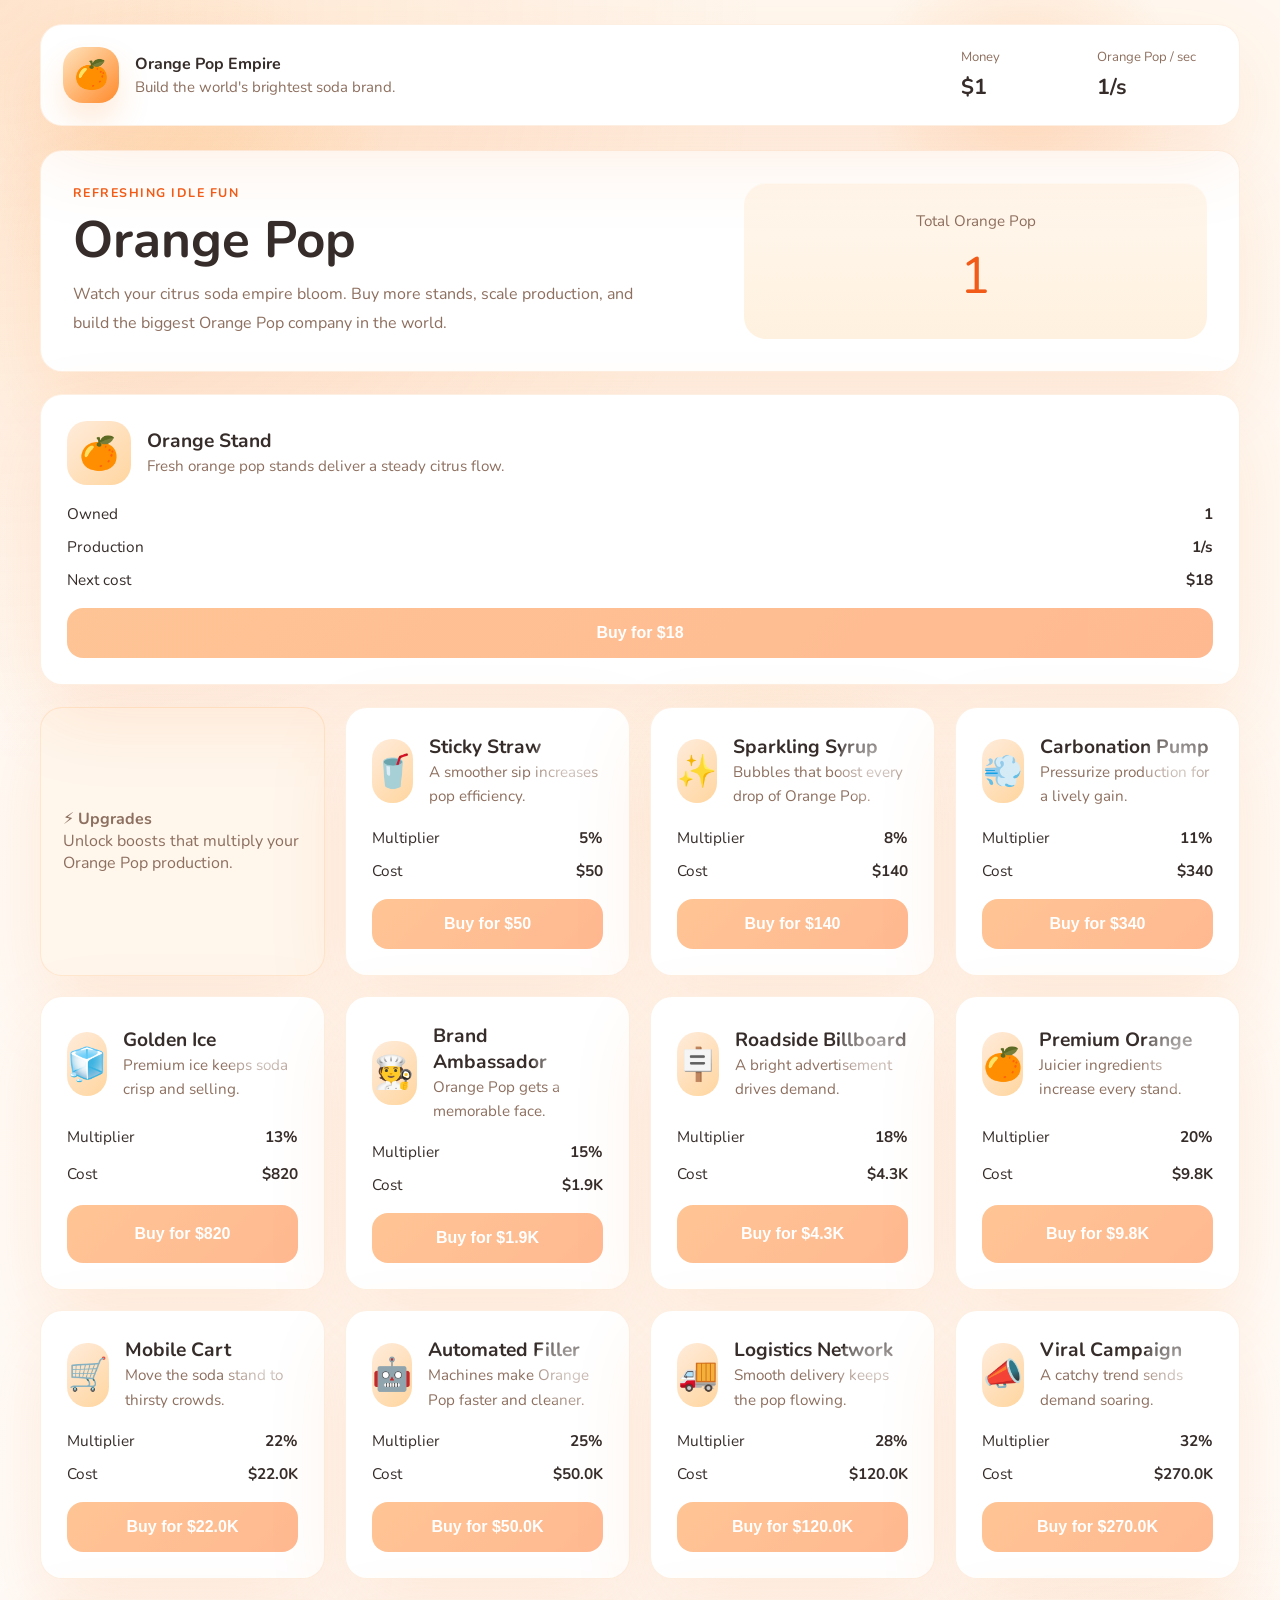
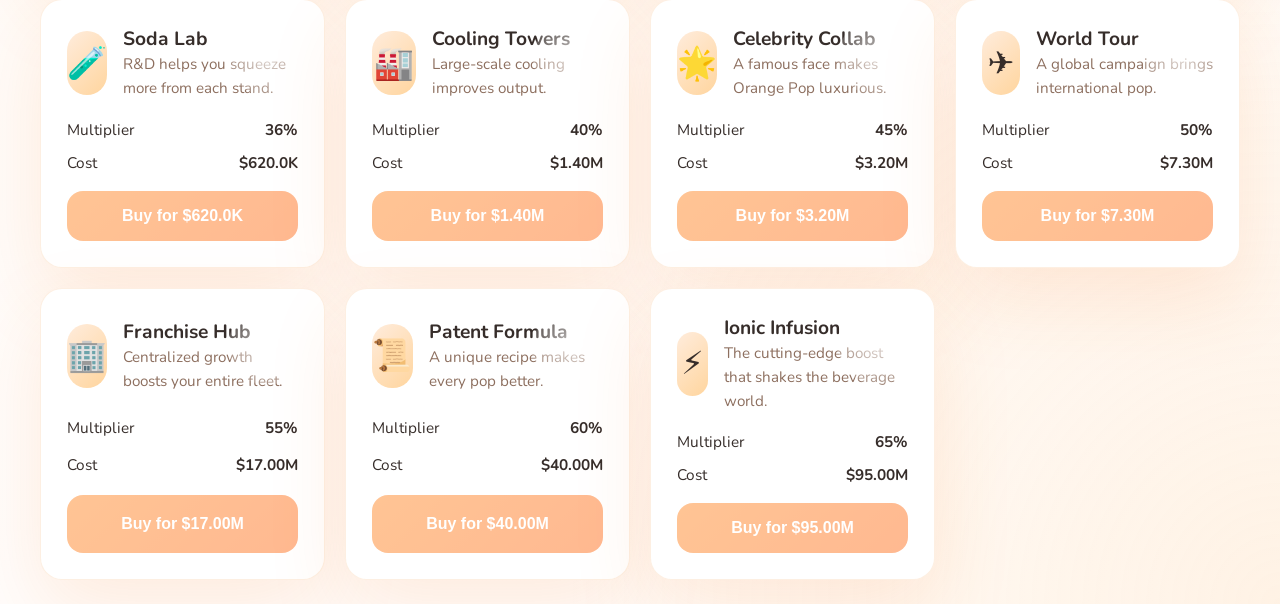
<file: index.html>
<!DOCTYPE html>
<html lang="en">
<head>
  <meta charset="UTF-8" />
  <meta name="viewport" content="width=device-width, initial-scale=1.0" />
  <title>Orange Pop Empire</title>
  <link rel="preconnect" href="https://fonts.googleapis.com" />
  <link rel="preconnect" href="https://fonts.gstatic.com" crossorigin />
  <link href="https://fonts.googleapis.com/css2?family=Nunito:wght@400;600;700&display=swap" rel="stylesheet" />
  <link rel="stylesheet" href="css/style.css" />
</head>
<body>
  <div class="app-shell">
    <div class="top-bar card-soft">
      <div class="brand">
        <div class="logo-icon">🍊</div>
        <div>
          <p class="label">Orange Pop Empire</p>
          <p class="subtext">Build the world's brightest soda brand.</p>
        </div>
      </div>
      <div class="top-metrics">
        <div class="metric">
          <span class="metric-label">Money</span>
          <span id="moneyValue" class="metric-value">$0</span>
        </div>
        <div class="metric">
          <span class="metric-label">Orange Pop / sec</span>
          <span id="ppsValue" class="metric-value">0</span>
        </div>
      </div>
    </div>

    <main>
      <section class="hero-card card-soft">
        <div class="hero-copy">
          <p class="eyebrow">Refreshing idle fun</p>
          <h1>Orange Pop</h1>
          <p class="hero-text">Watch your citrus soda empire bloom. Buy more stands, scale production, and build the biggest Orange Pop company in the world.</p>
        </div>
        <div class="hero-counter">
          <p class="counter-label">Total Orange Pop</p>
          <p id="popCounter" class="counter-value">0</p>
        </div>
      </section>

      <section class="cards-grid" id="buildingGrid" aria-label="Buildings"></section>
    </main>
  </div>

  <div class="floating-layer" id="floatingLayer"></div>

  <script type="module" src="js/data.js"></script>
  <script type="module" src="js/game.js"></script>
  <script type="module" src="js/ui.js"></script>
</body>
</html>
</file>
<file: css/style.css>
:root {
  color-scheme: light;
  font-family: 'Nunito', system-ui, sans-serif;
  --bg: #fff8f0;
  --surface: #ffffff;
  --surface-soft: #fff2e8;
  --text: #362d2a;
  --muted: #8d6f5f;
  --orange: #ff8a2b;
  --orange-soft: #ffd69a;
  --orange-deep: #f15b17;
  --shadow: 0 30px 80px rgba(250, 129, 44, 0.14);
  --radius: 22px;
}

* {
  box-sizing: border-box;
}

html, body {
  margin: 0;
  min-height: 100%;
  background: radial-gradient(circle at top left, rgba(255, 138, 43, 0.18), transparent 30%),
              radial-gradient(circle at bottom right, rgba(255, 205, 144, 0.22), transparent 28%),
              linear-gradient(180deg, #fff8f0 0%, #fffdfc 100%);
  color: var(--text);
}

body {
  padding: 24px;
}

.app-shell {
  max-width: 1200px;
  margin: 0 auto;
  display: grid;
  gap: 24px;
  position: relative;
}

body::before {
  content: '';
  position: fixed;
  inset: 0;
  background-image: radial-gradient(circle at 15% 20%, rgba(255, 196, 102, 0.22), transparent 15%),
                    radial-gradient(circle at 80% 10%, rgba(255, 138, 43, 0.18), transparent 12%),
                    radial-gradient(circle at 60% 90%, rgba(255, 226, 178, 0.18), transparent 16%);
  pointer-events: none;
}

.card-soft {
  background: var(--surface);
  border-radius: var(--radius);
  box-shadow: var(--shadow);
  border: 1px solid rgba(248, 199, 152, 0.28);
}

.top-bar {
  display: flex;
  justify-content: space-between;
  align-items: center;
  padding: 22px;
  gap: 24px;
  position: relative;
  overflow: hidden;
}

.brand {
  display: flex;
  align-items: center;
  gap: 16px;
}

.logo-icon {
  width: 56px;
  height: 56px;
  background: linear-gradient(135deg, #ffe3bd, #ff8a2b);
  border-radius: 20px;
  display: grid;
  place-items: center;
  font-size: 28px;
  box-shadow: 0 18px 32px rgba(255, 138, 43, 0.18);
}

.label {
  margin: 0;
  font-size: 1rem;
  font-weight: 700;
}

.subtext {
  margin: 2px 0 0;
  color: var(--muted);
  font-size: 0.94rem;
}

.top-metrics {
  display: grid;
  grid-template-columns: repeat(2, minmax(120px, auto));
  gap: 16px;
}

  .upgrade-banner {
    display: flex;
    align-items: center;
    justify-content: space-between;
    gap: 16px;
    flex-wrap: wrap;
    padding: 20px 22px;
    background: #fff6ec;
    border-radius: var(--radius);
    border: 1px solid rgba(255, 149, 54, 0.16);
  }

  .upgrade-banner p {
    margin: 0;
    color: var(--muted);
  }

  .upgrade-brand {
    display: inline-flex;
    align-items: center;
    gap: 10px;
    font-weight: 700;
    color: var(--orange-deep);
  }
.metric-label {
  display: block;
  color: var(--muted);
  font-size: 0.82rem;
  margin-bottom: 6px;
}

.metric-value {
  font-size: 1.35rem;
  font-weight: 700;
}

main {
  display: grid;
  gap: 22px;
}

.hero-card {
  display: grid;
  gap: 24px;
  padding: 32px;
  align-items: center;
  grid-template-columns: 1.4fr 1fr;
}

.hero-copy {
  display: grid;
  gap: 14px;
}

.eyebrow {
  margin: 0;
  color: var(--orange-deep);
  font-weight: 700;
  text-transform: uppercase;
  letter-spacing: 0.12em;
  font-size: 0.78rem;
}

h1 {
  margin: 0;
  font-size: clamp(2.2rem, 4vw, 3.75rem);
  line-height: 1;
}

.hero-text {
  margin: 0;
  max-width: 560px;
  color: var(--muted);
  font-size: 1rem;
  line-height: 1.8;
}

.hero-counter {
  background: linear-gradient(180deg, #fff7ed 0%, #fff1df 100%);
  border-radius: 22px;
  padding: 28px 24px;
  text-align: center;
  box-shadow: inset 0 1px 0 rgba(255, 255, 255, 0.65);
}

.counter-label {
  margin: 0 0 10px;
  color: var(--muted);
  font-size: 0.95rem;
}

.counter-value {
  font-size: clamp(2.5rem, 4vw, 4rem);
  margin: 0;
  color: var(--orange-deep);
}

.cards-grid {
  display: grid;
  grid-template-columns: repeat( auto-fit, minmax(280px, 1fr) );
  gap: 20px;
}

.building-card {
  display: grid;
  gap: 18px;
  padding: 26px;
  position: relative;
}

.building-card::before {
  content: '';
  position: absolute;
  top: 18px;
  right: 18px;
  width: 78px;
  height: 78px;
  border-radius: 50%;
  background: radial-gradient(circle, rgba(255,255,255,0.7), rgba(255,255,255,0));
  pointer-events: none;
}

.card-head {
  display: flex;
  align-items: center;
  gap: 16px;
}

.building-icon {
  width: 64px;
  height: 64px;
  border-radius: 20px;
  display: grid;
  place-items: center;
  font-size: 2rem;
  background: linear-gradient(135deg, #ffecdc, #ffd59e);
}

.building-title {
  margin: 0;
  font-size: 1.2rem;
}

.building-text {
  margin: 0;
  color: var(--muted);
  font-size: 0.95rem;
  line-height: 1.6;
}

.stats-grid {
  display: grid;
  gap: 12px;
}

.stat-row {
  display: flex;
  justify-content: space-between;
  align-items: center;
  font-size: 0.96rem;
}

.stat-row span:last-child {
  font-weight: 700;
}

.buy-button {
  width: 100%;
  padding: 16px 18px;
  border: none;
  border-radius: 16px;
  font-size: 1rem;
  font-weight: 700;
  color: #fff;
  background: linear-gradient(135deg, var(--orange), #ff7424);
  cursor: pointer;
  transition: transform 150ms ease, box-shadow 150ms ease, opacity 150ms ease;
  box-shadow: 0 16px 32px rgba(255, 138, 43, 0.2);
}

.offline-banner {
  position: fixed;
  left: 50%;
  top: 20px;
  transform: translateX(-50%);
  width: min(92vw, 520px);
  padding: 18px 20px;
  border-radius: 20px;
  box-shadow: 0 24px 54px rgba(255, 138, 43, 0.16);
  z-index: 20;
  animation: fadeIn 0.4s ease;
}

.offline-subtext {
  margin: 8px 0 0;
  color: var(--muted);
  font-size: 0.92rem;
}

.upgrade-owned {
  opacity: 0.7;
}

@keyframes fadeIn {
  from { opacity: 0; transform: translate(-50%, -10px); }
  to { opacity: 1; transform: translate(-50%, 0); }
}

.buy-button:hover {
  transform: translateY(-1px);
}

.buy-button:active {
  transform: scale(0.98);
}

.buy-button:disabled {
  opacity: 0.5;
  cursor: not-allowed;
  box-shadow: none;
}

.floating-layer {
  position: fixed;
  inset: 0;
  pointer-events: none;
}

.floating-text {
  position: absolute;
  left: 50%;
  transform: translateX(-50%);
  padding: 8px 14px;
  border-radius: 999px;
  background: rgba(255, 255, 255, 0.94);
  color: #ff7424;
  font-weight: 700;
  box-shadow: 0 20px 48px rgba(255, 138, 43, 0.12);
  opacity: 0;
  animation: floatUp 1.2s ease forwards;
}

@keyframes floatUp {
  0% { opacity: 0; transform: translate(-50%, 0) scale(0.95); }
  30% { opacity: 1; transform: translate(-50%, -16px) scale(1.03); }
  100% { opacity: 0; transform: translate(-50%, -82px) scale(1); }
}

@media (max-width: 860px) {
  .hero-card {
    grid-template-columns: 1fr;
  }
}

@media (max-width: 760px) {
  .top-bar {
    flex-wrap: wrap;
    justify-content: center;
  }

  .top-metrics {
    width: 100%;
    grid-template-columns: repeat(2, minmax(100px, 1fr));
  }
}

@media (max-width: 620px) {
  body {
    padding: 12px;
  }

  .app-shell {
    gap: 18px;
  }

  .top-bar,
  .hero-card,
  .building-card {
    padding: 16px;
  }

  .top-bar {
    flex-direction: column;
    align-items: stretch;
  }

  .top-metrics {
    grid-template-columns: 1fr;
    width: 100%;
  }

  .hero-counter {
    padding: 20px 16px;
  }

  .cards-grid {
    gap: 14px;
  }

  .building-card {
    padding: 16px;
  }

  .building-icon {
    width: 54px;
    height: 54px;
    font-size: 1.75rem;
  }

  .buy-button {
    padding: 14px 16px;
  }

  .hero-text {
    font-size: 0.96rem;
  }
}
</file>
